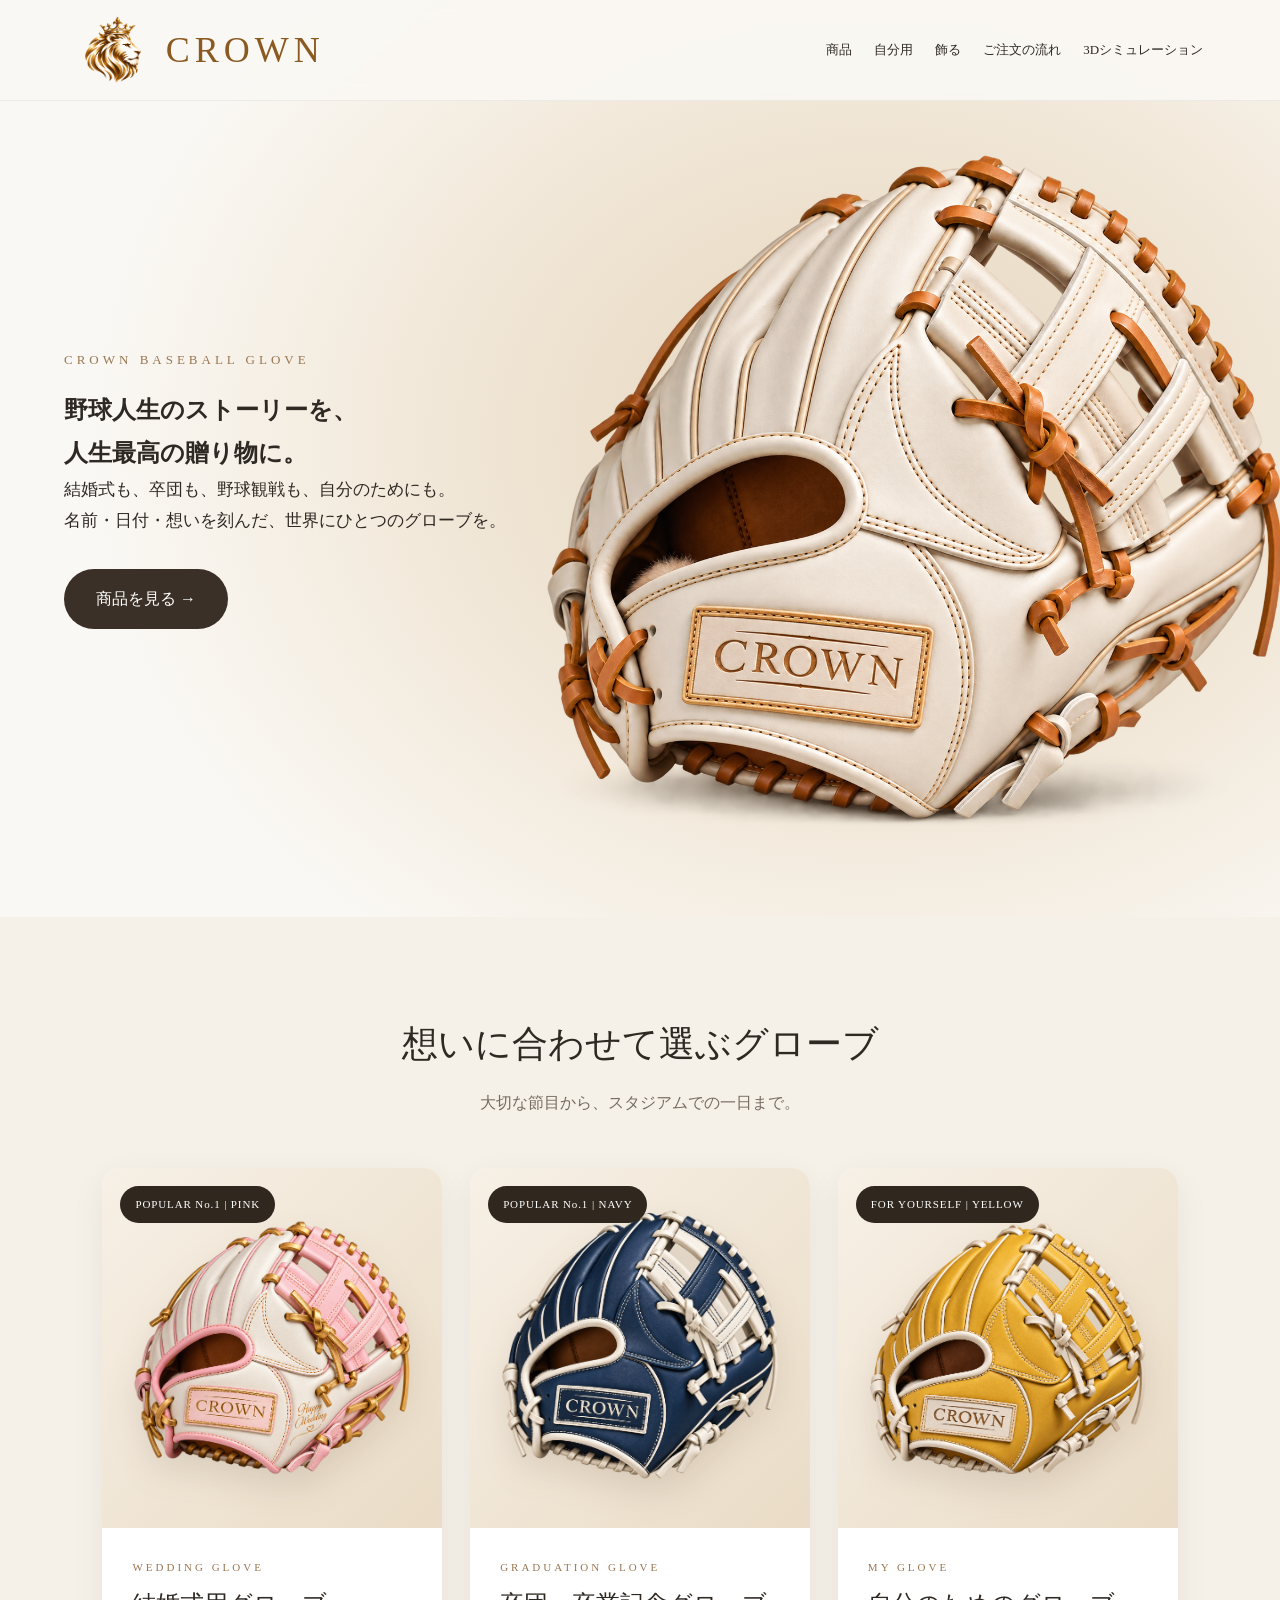
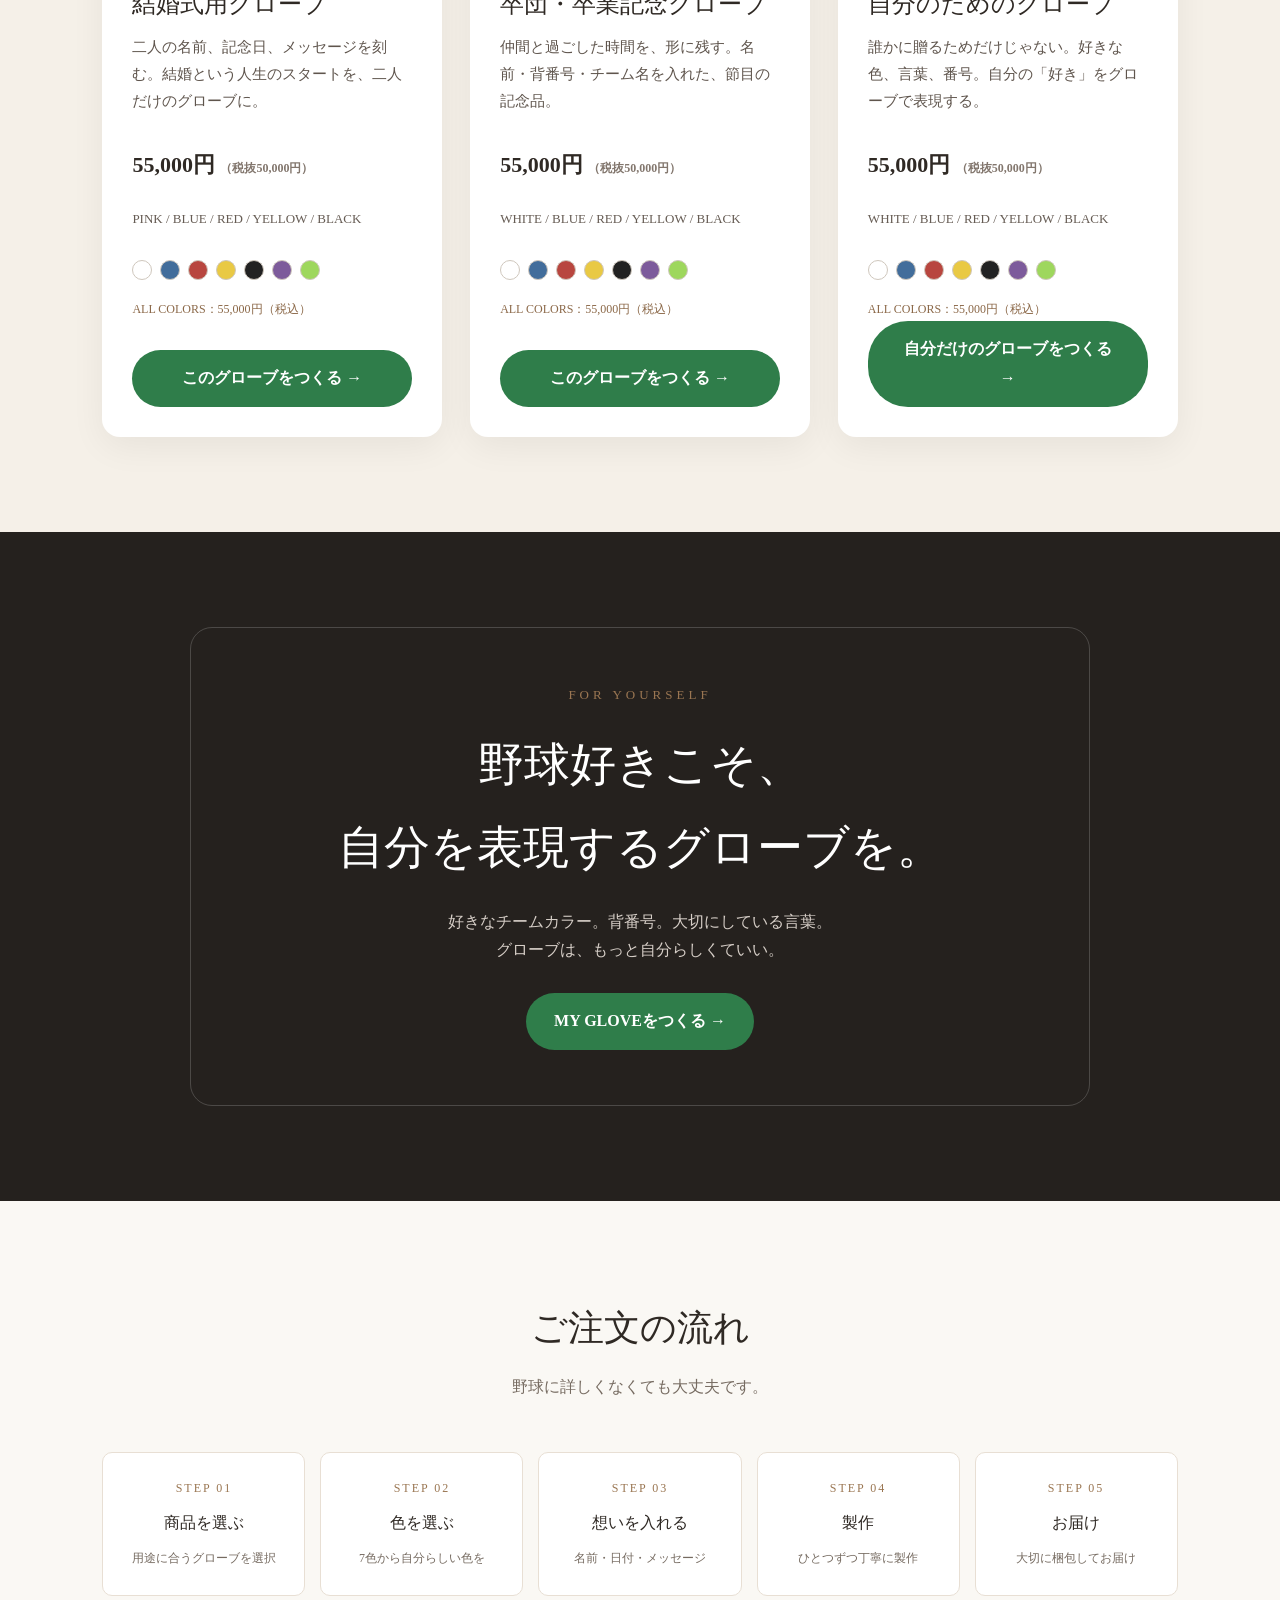
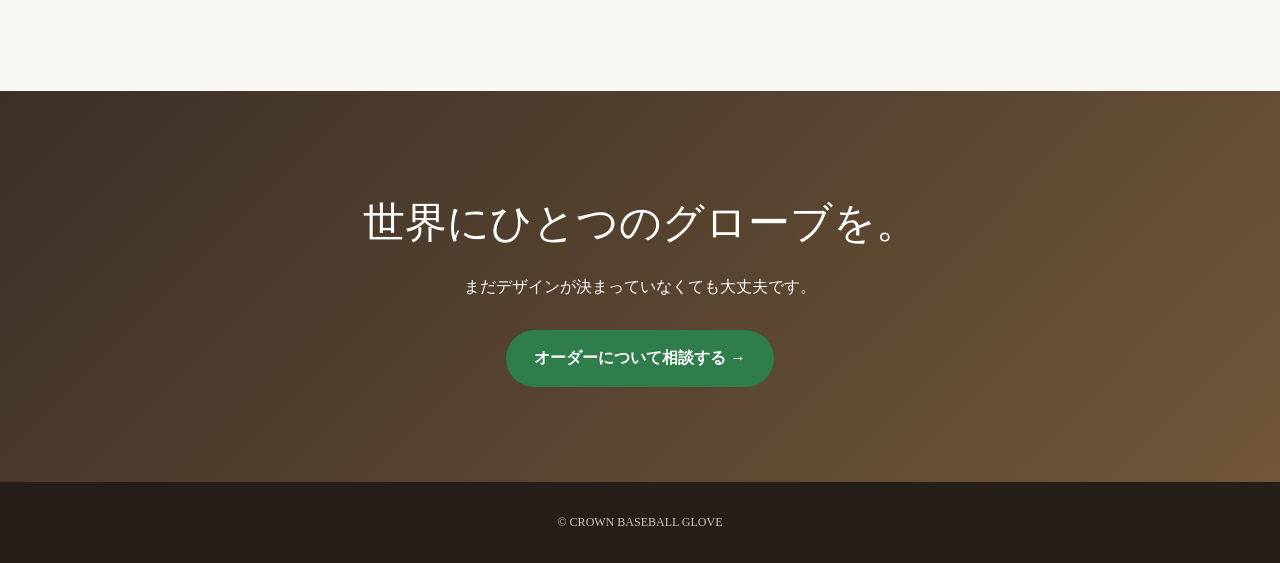
<file: index.html>
<!DOCTYPE html>
<html lang="ja">
<head>
  <meta charset="UTF-8">
  <meta name="viewport" content="width=device-width, initial-scale=1.0">
  <title>CROWN｜野球好きな誰かにとって、一生の思い出になる。</title>
  <meta name="description" content="結婚式、卒団、自分用、野球観戦。想いを世界にひとつのグローブにするCROWN。">

  <!-- Google Analytics 4
       下の G-XXXXXXXXXX を取得した測定IDに置き換えると、
       ページ閲覧・商品クリック・購入ボタンクリック等を計測できます。 -->
  <script async src="https://www.googletagmanager.com/gtag/js?id=G-XXXXXXXXXX"></script>
  <script>
    window.dataLayer = window.dataLayer || [];
    function gtag(){dataLayer.push(arguments);}
    gtag('js', new Date());
    gtag('config', 'G-XXXXXXXXXX');
  </script>

  <style>
    *{margin:0;padding:0;box-sizing:border-box}
    html{scroll-behavior:smooth}
    body{
      font-family:"Hiragino Mincho ProN","Yu Mincho",serif;
      color:#2f2924;background:#faf8f4;line-height:1.8;
    }
    a{text-decoration:none;color:inherit}
    header{
      position:fixed;top:0;width:100%;z-index:100;padding:16px 6%;
      display:flex;justify-content:space-between;align-items:center;
      background:rgba(250,248,244,.92);backdrop-filter:blur(10px);
      border-bottom:1px solid rgba(0,0,0,.05)
    }
  .logo{
  display:flex;
  align-items:center;
  gap:14px;
  text-decoration:none;
  flex-shrink:0;
}

/* ライオン */
.logo-lion{
  display:block;
  width:75px;
  height:68px;
  object-fit:contain;
}

/* CROWN */
.logo-name{
  font-family:Georgia,"Times New Roman",serif;
  font-size:36px;
  font-weight:400;
  letter-spacing:5px;
  line-height:1;
  color:#8a5a20;
}
    /* 商品カード画像：サイズを統一して枠の歪みを防ぐ */
    .product-visual{
      position:relative;
      height:360px;
      padding:32px;
      display:flex;
      align-items:center;
      justify-content:center;
      overflow:hidden;
      background:linear-gradient(135deg,#f7f0e6 0%,#eadcc6 100%);
    }
    .product-visual img{
      display:block;
      width:100%;
      height:100%;
      object-fit:contain;
      filter:drop-shadow(0 16px 16px rgba(70,45,25,.12));
    }
    .wedding-glove-img,.graduation-glove-img,.personal-glove-img{
      max-width:100%;
      max-height:100%;
    }
    .popular-badge{
      position:absolute;
      top:18px;
      left:18px;
      z-index:3;
      padding:9px 15px;
      border-radius:999px;
      background:#30271f;
      color:#fff;
      font-size:11px;
      letter-spacing:.08em;
    }
    nav{display:flex;gap:22px;align-items:center;font-size:13px}
    .header-btn{background:#3b3027;color:#fff;padding:10px 18px;border-radius:30px}
    .purchase-btn{
      display:inline-block;background:#2f7d4a;color:#fff;padding:14px 28px;
      border-radius:40px;font-weight:700;transition:.25s;border:none;cursor:pointer
    }
    .purchase-btn:hover{transform:translateY(-2px);filter:brightness(.94)}
    .main-btn{
      display:inline-block;background:#3b3027;color:#fff;padding:16px 32px;
      border-radius:40px;transition:.25s
    }
    .main-btn:hover{transform:translateY(-2px);opacity:.88}

    /* Opening */
    #opening{
      position:fixed;inset:0;z-index:9999;display:flex;align-items:center;justify-content:center;
      text-align:center;color:white;background:
      linear-gradient(rgba(25,20,16,.62),rgba(25,20,16,.62)),
      radial-gradient(circle at 50% 45%,#8d765f,#2c241e 70%);
      backdrop-filter:blur(12px);animation:openingOut 1s ease 2.6s forwards;
    }
    #opening::before{
      content:"";position:absolute;inset:-20px;
      background:radial-gradient(circle at center,rgba(255,255,255,.13),transparent 45%);
      filter:blur(18px)
    }
    .opening-copy{position:relative;padding:30px;animation:copyIn 1.2s ease both}
    .opening-logo{display:block;width:min(620px,82vw);max-height:62vh;object-fit:contain;margin:auto;filter:drop-shadow(0 14px 35px rgba(0,0,0,.18))}
    .opening-copy small{display:block;letter-spacing:5px;margin-bottom:20px;opacity:.78}
    .opening-copy h1{font-size:clamp(30px,5vw,62px);font-weight:400;line-height:1.55}
    @keyframes copyIn{from{opacity:0;transform:translateY(12px);filter:blur(8px)}to{opacity:1;transform:none;filter:blur(0)}}
    @keyframes openingOut{to{opacity:0;visibility:hidden;pointer-events:none}}

    .hero{
      min-height:100vh;
      padding:145px 5% 85px;
      display:flex;
      align-items:center;
      background:
        radial-gradient(ellipse 78% 88% at 68% 48%,
          rgba(224,204,174,.82) 0%,
          rgba(238,225,205,.68) 46%,
          rgba(250,248,244,0) 78%),
        #faf8f4;
    }
    .hero-inner{width:100%;max-width:1420px;margin:auto;display:grid;grid-template-columns:.9fr 1.1fr;gap:38px;align-items:center}
    .eyebrow{font-size:13px;letter-spacing:4px;color:#9a7652;margin-bottom:18px}
    .hero h1 span{
  display:block;
  white-space:nowrap;
}
    .hero-text p{font-size:17px;margin-bottom:32px}
    .glove-box{
  position:relative;
  display:flex;
  align-items:flex-end;
  justify-content:center;

  background:transparent;
  box-shadow:none;
  border-radius:0;
  overflow:visible;

  min-height:610px;
}

.hero-glove{
  position:relative;
  z-index:2;

  display:block;
  width:122%;
  max-width:830px;
  height:auto;

  object-fit:contain;

  filter:none;
}

.glove-box img{
  display:block;
  height:auto;
  object-fit:contain;
}

    section{padding:95px 8%}
    .container{max-width:1200px;margin:auto}
    .section-title{text-align:center;font-size:36px;font-weight:400;margin-bottom:12px}
    .section-lead{text-align:center;color:#766b61;margin-bottom:50px}
    .products{background:#f5f0e8}
    .product-grid{display:grid;grid-template-columns:repeat(3,minmax(0,1fr));gap:28px;align-items:stretch}
    .product-card{
      position:relative;background:#fff;border-radius:18px;overflow:hidden;
      box-shadow:0 10px 35px rgba(0,0,0,.06);display:flex;flex-direction:column;min-width:0
    }
    .product-image{
      height:245px;display:flex;justify-content:center;align-items:center;font-size:105px;
      background:linear-gradient(135deg,#eee5d7,#d8c4a7)
    }
    .product-content{padding:30px;display:flex;flex-direction:column;flex:1}
    .product-label{font-size:11px;letter-spacing:3px;color:#9a7652;margin-bottom:6px}
    .product-content h3{font-size:24px;font-weight:400;margin-bottom:8px}
    .product-copy{font-size:15px;color:#5f554d;margin-bottom:18px}
    .price{font-size:22px;font-weight:700;margin:12px 0 4px}
    .tax{font-size:12px;color:#82766d}
    .colors{margin:18px 0;font-size:13px;color:#665c54}
    .premium{font-size:12px;color:#8b6848;margin-top:7px}
    .popular{
      position:absolute;top:16px;left:16px;z-index:2;background:#2f2924;color:white;
      padding:7px 12px;border-radius:30px;font-size:11px;letter-spacing:1px
    }
    .color-dots{display:flex;gap:8px;margin:12px 0}
    .dot{width:20px;height:20px;border-radius:50%;border:1px solid #cfc7bd}
    .white{background:#fff}.blue{background:#426d9b}.red{background:#b8463f}
    .yellow{background:#e9c944}.black{background:#222}.purple{background:#7d5b9b}.lime{background:#9ed75d}
    .self-section{background:#25211e;color:#fff}
    .self-section .section-lead{color:#d6cec7}
    .self-card{max-width:900px;margin:auto;text-align:center;padding:55px 35px;border:1px solid rgba(255,255,255,.18);border-radius:22px}
    .self-card h3{font-size:clamp(28px,4vw,46px);font-weight:400;margin-bottom:18px}
    .self-card p{color:#d6cec7;margin-bottom:28px}
    .interior{background:#fff}
    .interior-head{text-align:center;max-width:800px;margin:0 auto 45px}
    .interior-head .question{font-size:18px;color:#9a7652;margin-bottom:10px}
    .interior-head h2{font-size:clamp(30px,5vw,48px);font-weight:400}
    .interior-grid{display:grid;grid-template-columns:repeat(3,1fr);gap:22px}
    .interior-card{background:#faf8f4;padding:34px 25px;border-radius:16px;text-align:center}
    .interior-icon{font-size:55px;margin-bottom:15px}
    .interior-card h3{font-weight:500;margin-bottom:8px}
    .interior-card p{font-size:13px;color:#766b61}
    .flow{background:#faf8f4}
    .flow-grid{display:grid;grid-template-columns:repeat(5,1fr);gap:15px}
    .flow-card{text-align:center;padding:25px 15px;border:1px solid #e8dfd4;border-radius:10px;background:#fff}
    .step{font-size:12px;color:#9a7652;letter-spacing:2px}
    .flow-card h3{font-size:16px;margin:10px 0;font-weight:500}
    .flow-card p{font-size:12px;color:#766b61}
    .cta{background:linear-gradient(135deg,#3b3027,#715638);color:#fff;text-align:center}
    .cta .section-title{font-size:42px}.cta p{margin-bottom:28px}
    footer{background:#251e19;color:#cfc6bd;text-align:center;padding:30px;font-size:12px}

    .product-copy{min-height:72px}
    .product-content .purchase-btn{
      margin-top:auto;
      width:100%;
      text-align:center;
      box-sizing:border-box;
    }
    .product-content br{display:none}

    @media(max-width:1100px) and (min-width:851px){
      .product-grid{grid-template-columns:repeat(2,minmax(0,1fr))}
    }

    @media(max-width:850px){
      nav a:not(.header-btn){display:none}
     .logo-lion{
  width:52px;
  height:48px;
}

.logo-name{
  font-size:24px;
  letter-spacing:3px;
}
      .hero{padding:120px 7% 60px}
      .hero-inner{grid-template-columns:1fr;gap:20px}
      .hero-text{text-align:center}.glove-box{min-height:390px}.hero-glove{width:108%;max-width:620px}
      section{padding:70px 6%}.section-title{font-size:28px}
      .product-grid,.interior-grid,.flow-grid{grid-template-columns:1fr}
      .product-visual{height:330px;padding:24px}
      .product-image{height:210px}
    }
  </style>
</head>
<body>
  <div id="opening" aria-hidden="true">
    <div class="opening-copy">
      <small>CROWN</small>
      <h1>野球好きな誰かにとって、<br>一生の思い出になる。</h1>
    </div>
  </div>

 <header>
  <a href="./index.html" class="logo" aria-label="CROWN トップへ">
   <img src="./crown-lion.png" alt="" class="logo-lion">
    <span class="logo-name">CROWN</span>
  </a>

  <nav>
    <a href="#products">商品</a>
    <a href="#personal">自分用</a>
    <a href="#display">飾る</a>
    <a href="#flow">ご注文の流れ</a>
    <a href="./custom/" class="sim-btn">3Dシミュレーション</a>
  </nav>
</header>

  <main>
    <section class="hero">
      <div class="hero-inner">
        <div class="hero-text">
          <div class="eyebrow">CROWN BASEBALL GLOVE</div>
          <h1>野球人生のストーリーを、<br>
            人生最高の贈り物に。
          </h1>
          <p>結婚式も、卒団も、野球観戦も、自分のためにも。<br>
          名前・日付・想いを刻んだ、世界にひとつのグローブを。</p>
          <a href="#products" class="main-btn" onclick="track('hero_products')">商品を見る →</a>
        </div>
        <div class="glove-box">
  <img
    src="./crown-glove-transparent.png"
    alt="CROWN オリジナルグローブ"
    class="hero-glove"
  >
</div>
      </div>
    </section>

    <section class="products" id="products">
      <div class="container">
        <h2 class="section-title">想いに合わせて選ぶグローブ</h2>
        <p class="section-lead">大切な節目から、スタジアムでの一日まで。</p>
        <div class="product-grid">

          <article class="product-card">
            <div class="product-visual wedding-visual">
  <span class="popular-badge">POPULAR No.1 | PINK</span>

  <img
    src="./crown-wedding-glove.png"
    alt="CROWN 結婚式用グローブ"
    class="wedding-glove-img"
  >
</div>
            <div class="product-content">
              <div class="product-label">WEDDING GLOVE</div>
              <h3>結婚式用グローブ</h3>
              <p class="product-copy">二人の名前、記念日、メッセージを刻む。結婚という人生のスタートを、二人だけのグローブに。</p>
              <div class="price">55,000円 <span class="tax">（税抜50,000円）</span></div>
              <div class="colors">PINK / BLUE / RED / YELLOW / BLACK</div>
              <div class="color-dots"><i class="dot white"></i><i class="dot blue"></i><i class="dot red"></i><i class="dot yellow"></i><i class="dot black"></i><i class="dot purple"></i><i class="dot lime"></i></div>
              <div class="premium">ALL COLORS：55,000円（税込）</div>
              <br><a href="./custom/" class="purchase-btn" onclick="track('buy_wedding')">このグローブをつくる →</a>
            </div>
          </article>

          <article class="product-card">
            <div class="product-visual graduation-visual">
              <span class="popular-badge">POPULAR No.1 | NAVY</span>
              <img src="./crown-graduation-glove.png"
                   alt="CROWN 卒団・卒業記念グローブ"
                   class="graduation-glove-img">
            </div>
            <div class="product-content">
              <div class="product-label">GRADUATION GLOVE</div>
              <h3>卒団・卒業記念グローブ</h3>
              <p class="product-copy">仲間と過ごした時間を、形に残す。名前・背番号・チーム名を入れた、節目の記念品。</p>
              <div class="price">55,000円 <span class="tax">（税抜50,000円）</span></div>
              <div class="colors">WHITE / BLUE / RED / YELLOW / BLACK</div>
              <div class="color-dots"><i class="dot white"></i><i class="dot blue"></i><i class="dot red"></i><i class="dot yellow"></i><i class="dot black"></i><i class="dot purple"></i><i class="dot lime"></i></div>
              <div class="premium">ALL COLORS：55,000円（税込）</div>
              <br><a href="./custom/" class="purchase-btn" onclick="track('buy_graduation')">このグローブをつくる →</a>
            </div>
          </article>



          <article class="product-card" id="myglove">
            <div class="product-visual personal-visual">
              <span class="popular-badge">FOR YOURSELF | YELLOW</span>
              <img src="./crown-personal-glove.png"
                   alt="CROWN 自分のためのグローブ"
                   class="personal-glove-img">
            </div>
            <div class="product-content">
              <div class="product-label">MY GLOVE</div>
              <h3>自分のためのグローブ</h3>
              <p class="product-copy">誰かに贈るためだけじゃない。好きな色、言葉、番号。自分の「好き」をグローブで表現する。</p>
              <div class="price">55,000円 <span class="tax">（税抜50,000円）</span></div>
              <div class="colors">WHITE / BLUE / RED / YELLOW / BLACK</div>
              <div class="color-dots"><i class="dot white"></i><i class="dot blue"></i><i class="dot red"></i><i class="dot yellow"></i><i class="dot black"></i><i class="dot purple"></i><i class="dot lime"></i></div>
              <div class="premium">ALL COLORS：55,000円（税込）</div>
              <br><a href="./custom/" class="purchase-btn" onclick="track('buy_myglove')">自分だけのグローブをつくる →</a>
            </div>
          </article>

        </div>
      </div>
    </section>

    <section class="self-section">
      <div class="container">
        <div class="self-card">
          <div class="eyebrow">FOR YOURSELF</div>
          <h3>野球好きこそ、<br>自分を表現するグローブを。</h3>
          <p>好きなチームカラー。背番号。大切にしている言葉。<br>グローブは、もっと自分らしくていい。</p>
          <a href="./custom/" class="purchase-btn" onclick="track('myglove_cta')">MY GLOVEをつくる →</a>
        </div>
      </div>
    </section>

    <section class="flow" id="flow">
      <div class="container">
        <h2 class="section-title">ご注文の流れ</h2>
        <p class="section-lead">野球に詳しくなくても大丈夫です。</p>
        <div class="flow-grid">
          <div class="flow-card"><div class="step">STEP 01</div><h3>商品を選ぶ</h3><p>用途に合うグローブを選択</p></div>
          <div class="flow-card"><div class="step">STEP 02</div><h3>色を選ぶ</h3><p>7色から自分らしい色を</p></div>
          <div class="flow-card"><div class="step">STEP 03</div><h3>想いを入れる</h3><p>名前・日付・メッセージ</p></div>
          <div class="flow-card"><div class="step">STEP 04</div><h3>製作</h3><p>ひとつずつ丁寧に製作</p></div>
          <div class="flow-card"><div class="step">STEP 05</div><h3>お届け</h3><p>大切に梱包してお届け</p></div>
        </div>
      </div>
    </section>

    <section class="cta">
      <div class="container">
        <h2 class="section-title">世界にひとつのグローブを。</h2>
        <p>まだデザインが決まっていなくても大丈夫です。</p>
        <a href="/glove-lp/contact.html" class="purchase-btn" onclick="track('bottom_contact')">オーダーについて相談する →</a>
      </div>
    </section>
  </main>

  <footer>© CROWN BASEBALL GLOVE</footer>

  <script>
    // GA4 カスタムイベント。測定ID設定後に商品別クリックを確認できます。
    function track(eventName){
      if(typeof gtag === 'function'){
        gtag('event', eventName, {
          page_path: location.pathname,
          page_title: document.title
        });
      }
    }
    // どのセクションまで見られたかを計測
    const seen = new Set();
    const observer = new IntersectionObserver(entries => {
      entries.forEach(entry => {
        if(entry.isIntersecting && entry.target.id && !seen.has(entry.target.id)){
          seen.add(entry.target.id);
          track('view_section_' + entry.target.id);
        }
      });
    }, {threshold:.35});
    document.querySelectorAll('section[id]').forEach(el => observer.observe(el));
  </script>
</body>
</html>
</file>
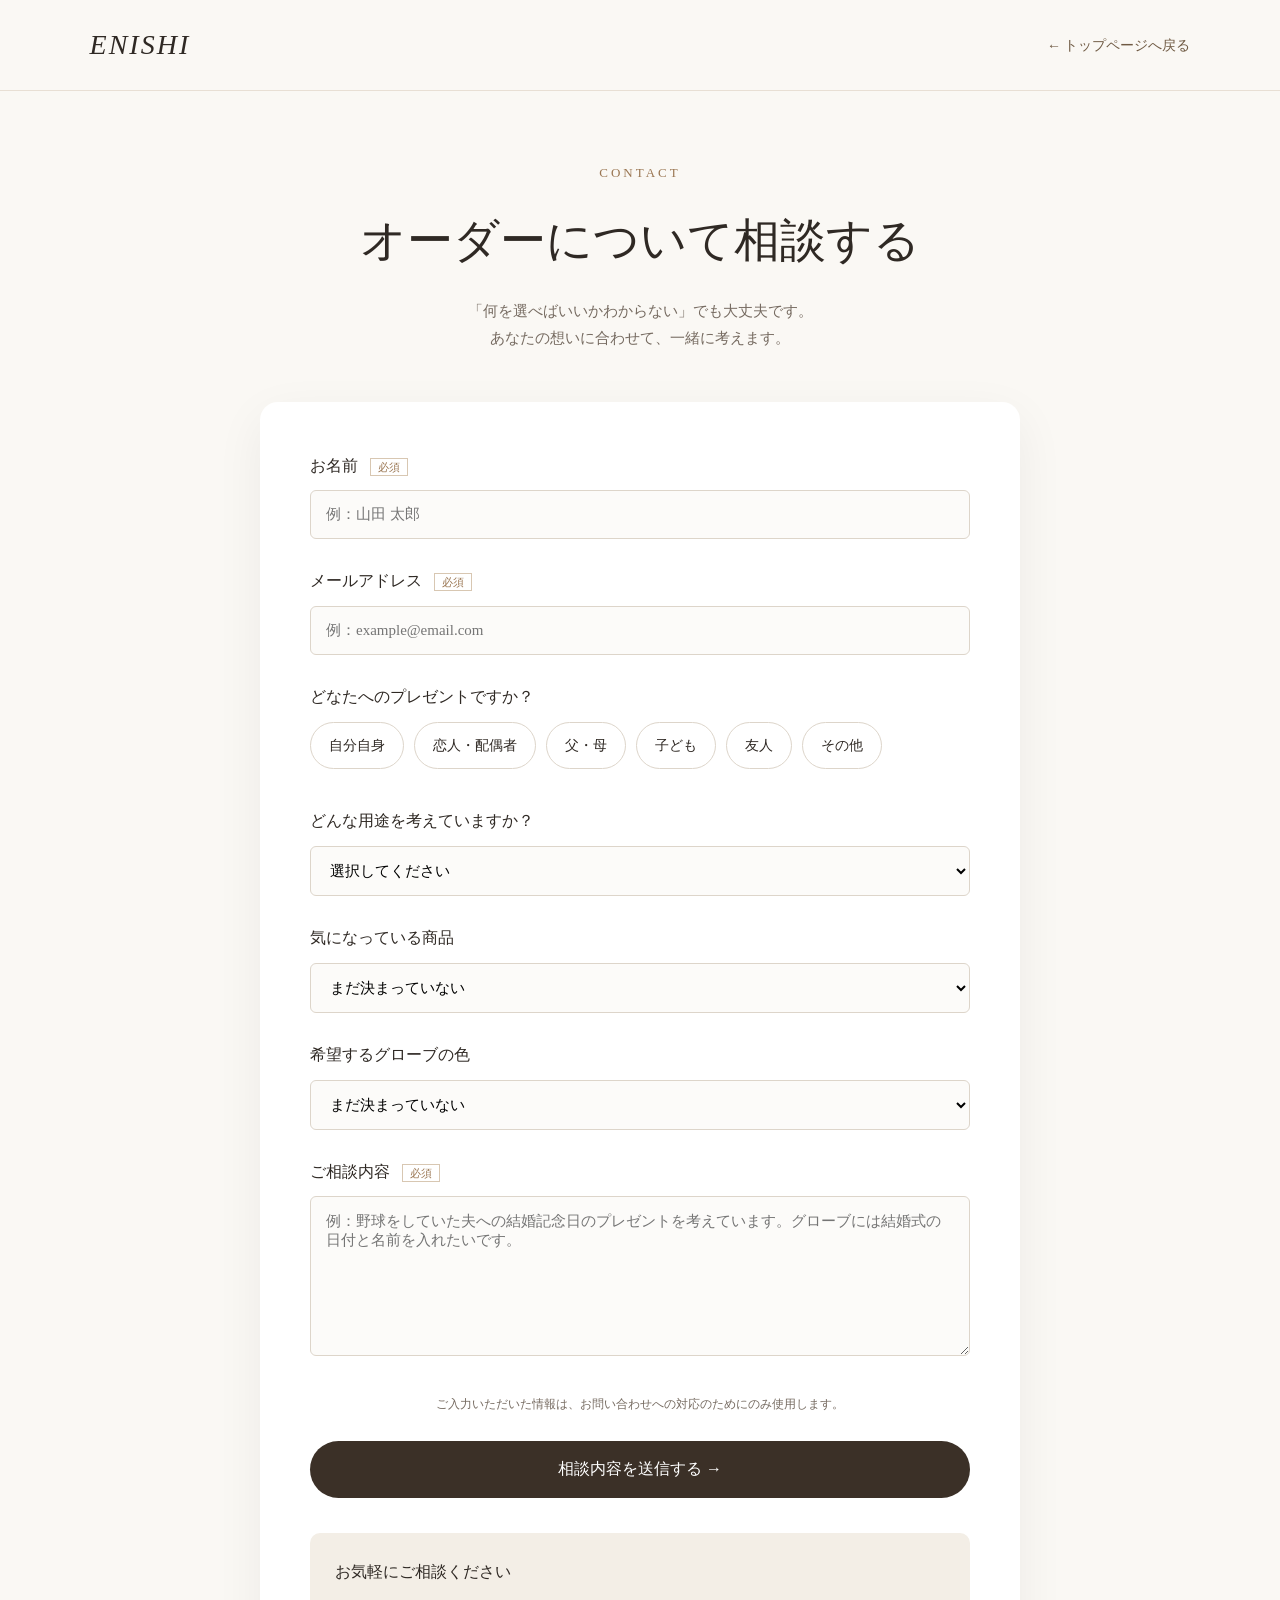
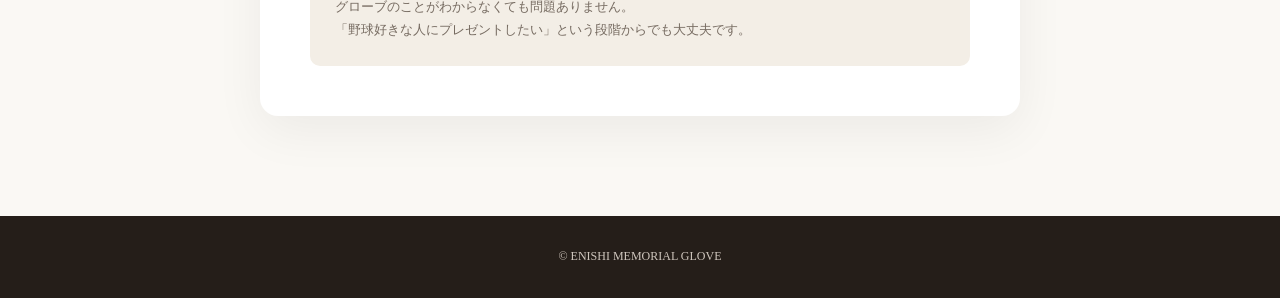
<file: contact.html>
<!DOCTYPE html>
<html lang="ja">
<head>
  <meta charset="UTF-8">
  <meta name="viewport" content="width=device-width, initial-scale=1.0">

  <title>オーダーについて相談する｜ENISHI</title>

  <style>
    * {
      margin: 0;
      padding: 0;
      box-sizing: border-box;
    }

    body {
      font-family: "Hiragino Mincho ProN", "Yu Mincho", serif;
      color: #2f2924;
      background: #faf8f4;
      line-height: 1.8;
    }

    a {
      text-decoration: none;
      color: inherit;
    }

    /* ヘッダー */
    header {
      padding: 20px 7%;
      display: flex;
      justify-content: space-between;
      align-items: center;
      background: #faf8f4;
      border-bottom: 1px solid #e8dfd4;
    }

    .logo {
      font-size: 28px;
      font-style: italic;
      letter-spacing: 2px;
    }

    .back-btn {
      font-size: 14px;
      color: #6f5a43;
    }

    /* メイン */
    main {
      padding: 70px 20px 100px;
    }

    .container {
      max-width: 760px;
      margin: 0 auto;
    }

    .page-title {
      text-align: center;
      margin-bottom: 50px;
    }

    .eyebrow {
      color: #9a7652;
      font-size: 13px;
      letter-spacing: 3px;
      margin-bottom: 15px;
    }

    h1 {
      font-size: clamp(30px, 5vw, 46px);
      font-weight: 400;
      margin-bottom: 15px;
    }

    .lead {
      color: #766b61;
      font-size: 15px;
    }

    /* フォーム */
    .form-box {
      background: white;
      padding: 50px;
      border-radius: 18px;
      box-shadow: 0 15px 50px rgba(0,0,0,0.06);
    }

    .form-group {
      margin-bottom: 28px;
    }

    label {
      display: block;
      font-size: 16px;
      margin-bottom: 10px;
    }

    .required {
      font-size: 11px;
      color: #9a7652;
      border: 1px solid #d8c7b2;
      padding: 2px 7px;
      margin-left: 8px;
    }

    input,
    select,
    textarea {
      width: 100%;
      border: 1px solid #ddd5ca;
      background: #fcfbf9;
      padding: 15px;
      border-radius: 6px;
      font-size: 15px;
      font-family: inherit;
    }

    input:focus,
    select:focus,
    textarea:focus {
      outline: none;
      border-color: #9a7652;
    }

    textarea {
      min-height: 160px;
      resize: vertical;
    }

    .radio-group {
      display: flex;
      flex-wrap: wrap;
      gap: 10px;
    }

    .radio-option {
      position: relative;
    }

    .radio-option input {
      position: absolute;
      opacity: 0;
    }

    .radio-option span {
      display: block;
      padding: 10px 18px;
      border: 1px solid #ddd5ca;
      border-radius: 30px;
      cursor: pointer;
      font-size: 14px;
    }

    .radio-option input:checked + span {
      background: #3b3027;
      color: white;
      border-color: #3b3027;
    }

    .privacy {
      font-size: 12px;
      color: #766b61;
      margin: 10px 0 25px;
      text-align: center;
    }

    button {
      width: 100%;
      border: none;
      background: #3b3027;
      color: white;
      padding: 18px;
      border-radius: 40px;
      font-size: 16px;
      font-family: inherit;
      cursor: pointer;
      transition: 0.3s;
    }

    button:hover {
      opacity: 0.85;
      transform: translateY(-2px);
    }

    .notice {
      margin-top: 35px;
      background: #f3eee6;
      padding: 25px;
      border-radius: 10px;
      font-size: 13px;
      color: #766b61;
    }

    .notice h2 {
      font-size: 16px;
      color: #2f2924;
      margin-bottom: 8px;
      font-weight: 500;
    }

    footer {
      text-align: center;
      padding: 30px;
      background: #251e19;
      color: #cfc6bd;
      font-size: 12px;
    }

    @media (max-width: 600px) {
      header {
        padding: 16px 20px;
      }

      .logo {
        font-size: 23px;
      }

      main {
        padding: 50px 15px 70px;
      }

      .form-box {
        padding: 30px 20px;
      }

      .radio-group {
        display: grid;
        grid-template-columns: 1fr 1fr;
      }

      .radio-option span {
        text-align: center;
        padding: 10px 8px;
      }
    }
  </style>
</head>

<body>

  <header>
    <a href="index.html" class="logo">ENISHI</a>

    <a href="index.html" class="back-btn">
      ← トップページへ戻る
    </a>
  </header>

  <main>

    <div class="container">

      <div class="page-title">
        <div class="eyebrow">CONTACT</div>

        <h1>オーダーについて相談する</h1>

        <p class="lead">
          「何を選べばいいかわからない」でも大丈夫です。<br>
          あなたの想いに合わせて、一緒に考えます。
        </p>
      </div>

      <div class="form-box">

       <form  id="contact-form">
 
  <!-- この下に現在のフォーム項目が続く -->

          <div class="form-group">
            <label>
              お名前
              <span class="required">必須</span>
            </label>

            <input
              type="text"
              name="name"
              placeholder="例：山田 太郎"
              required
            >
          </div>

          <div class="form-group">
            <label>
              メールアドレス
              <span class="required">必須</span>
            </label>

            <input
              type="email"
              name="email"
              placeholder="例：example@email.com"
              required
            >
          </div>

          <div class="form-group">
            <label>どなたへのプレゼントですか？</label>

            <div class="radio-group">

              <label class="radio-option">
                <input type="radio" name="recipient" value="自分">
                <span>自分自身</span>
              </label>

              <label class="radio-option">
                <input type="radio" name="recipient" value="恋人・配偶者">
                <span>恋人・配偶者</span>
              </label>

              <label class="radio-option">
                <input type="radio" name="recipient" value="父・母">
                <span>父・母</span>
              </label>

              <label class="radio-option">
                <input type="radio" name="recipient" value="子ども">
                <span>子ども</span>
              </label>

              <label class="radio-option">
                <input type="radio" name="recipient" value="友人">
                <span>友人</span>
              </label>

              <label class="radio-option">
                <input type="radio" name="recipient" value="その他">
                <span>その他</span>
              </label>

            </div>
          </div>

          <div class="form-group">
            <label>どんな用途を考えていますか？</label>

            <select name="occasion">
              <option value="">選択してください</option>
              <option>結婚・結婚式の記念</option>
              <option>誕生日プレゼント</option>
              <option>父の日・母の日</option>
              <option>卒業・引退記念</option>
              <option>親から子へ</option>
              <option>ホームランキャッチ用</option>
              <option>自分へ贈る用</option>
              <option>その他</option>
            </select>
          </div>

          <div class="form-group">
            <label>気になっている商品</label>

            <select name="product">
              <option value="">まだ決まっていない</option>
              <option>結婚式用グローブ</option>
              <option>自分用グローブ</option>
              <option>卒団・卒業記念グローブ</option>
              <option>ホームランキャッチグローブ</option>
              <option>インテリア用品</option>
              <option>相談して決めたい</option>
            </select>
          </div>

          <div class="form-group">
            <label>希望するグローブの色</label>

            <select name="color">
              <option value="">まだ決まっていない</option>
              <option>ホワイト</option>
              <option>ブルー</option>
              <option>レッド</option>
              <option>イエロー</option>
              <option>ブラック</option>
              <option>パープル</option>
              <option>ライムグリーン</option>
            </select>
          </div>

          <div class="form-group">
            <label>
              ご相談内容
              <span class="required">必須</span>
            </label>

            <textarea
              name="message"
              placeholder="例：野球をしていた夫への結婚記念日のプレゼントを考えています。グローブには結婚式の日付と名前を入れたいです。"
              required
            ></textarea>
          </div>

          <p class="privacy">
            ご入力いただいた情報は、お問い合わせへの対応のためにのみ使用します。
          </p>

          <button type="submit">
            相談内容を送信する →
          </button>

        </form>
<iframe
  name="gas-hidden-frame"
  style="display:none;"
></iframe>

<form
  id="gas-form"
  action="https://script.google.com/macros/s/AKfycbw7DGPpEdYRcUyalJ1ir4NXaub6hh7nLnxg7dwk3bXXlwNdjkGRlWo78mOfBEaeNX62wA/exec"
  method="POST"
  target="gas-hidden-frame"
  style="display:none;"
>
  <input type="hidden" name="name" id="gas-name">
  <input type="hidden" name="email" id="gas-email">
  <input type="hidden" name="recipient" id="gas-recipient">
  <input type="hidden" name="occasion" id="gas-occasion">
  <input type="hidden" name="product" id="gas-product">
  <input type="hidden" name="color" id="gas-color">
  <input type="hidden" name="message" id="gas-message">
</form>

        
        <div class="notice">
          <h2>お気軽にご相談ください</h2>
          グローブのことがわからなくても問題ありません。<br>
          「野球好きな人にプレゼントしたい」という段階からでも大丈夫です。
        </div>

      </div>

    </div>

  </main>

    <footer>
    © ENISHI MEMORIAL GLOVE
  </footer>

<script>
  const form = document.getElementById("contact-form");


  // トップページの商品ボタンから遷移した場合、商品を自動選択
  const params = new URLSearchParams(window.location.search);
  const productParam = params.get("product");
  const productMap = {
    wedding: "結婚式用グローブ",
    myglove: "自分用グローブ",
    graduation: "卒団・卒業記念グローブ",
    homerun: "ホームランキャッチグローブ"
  };
  if (productParam && productMap[productParam]) {
    const productSelect = form.querySelector('select[name="product"]');
    if (productSelect) productSelect.value = productMap[productParam];
  }

  form.addEventListener("submit", async function(event) {
    event.preventDefault();

    const button = form.querySelector('button[type="submit"]');
    const originalText = button.textContent;

    button.disabled = true;
    button.textContent = "送信中...";

    const formData = new FormData(form);

    try {
      // ① Formspree → 運営側へ通知
      const formspreeResponse = await fetch(
        "https://formspree.io/f/xeajnyja",
        {
          method: "POST",
          body: formData,
          headers: {
            "Accept": "application/json"
          }
        }
      );

      if (!formspreeResponse.ok) {
        throw new Error("Formspree送信エラー");
      }

      // ② GAS用フォームに値を移す
      document.getElementById("gas-name").value =
        formData.get("name") || "";

      document.getElementById("gas-email").value =
        formData.get("email") || "";

      document.getElementById("gas-recipient").value =
        formData.get("recipient") || "";

      document.getElementById("gas-occasion").value =
        formData.get("occasion") || "";

      document.getElementById("gas-product").value =
        formData.get("product") || "";

      document.getElementById("gas-color").value =
        formData.get("color") || "";

      document.getElementById("gas-message").value =
        formData.get("message") || "";

      // ③ GASへ送信
      document.getElementById("gas-form").submit();

      // ④ 少し待ってからありがとうページへ
      setTimeout(function() {
        window.location.href =
          "https://glove-lp.github.io/glove-lp/thanks.html";
      }, 2000);

    } catch (error) {
      console.error(error);

      button.disabled = false;
      button.textContent = originalText;

      alert(
        "送信できませんでした。時間をおいてもう一度お試しください。"
      );
    }
  });
</script>

</body>
</html>
</file>
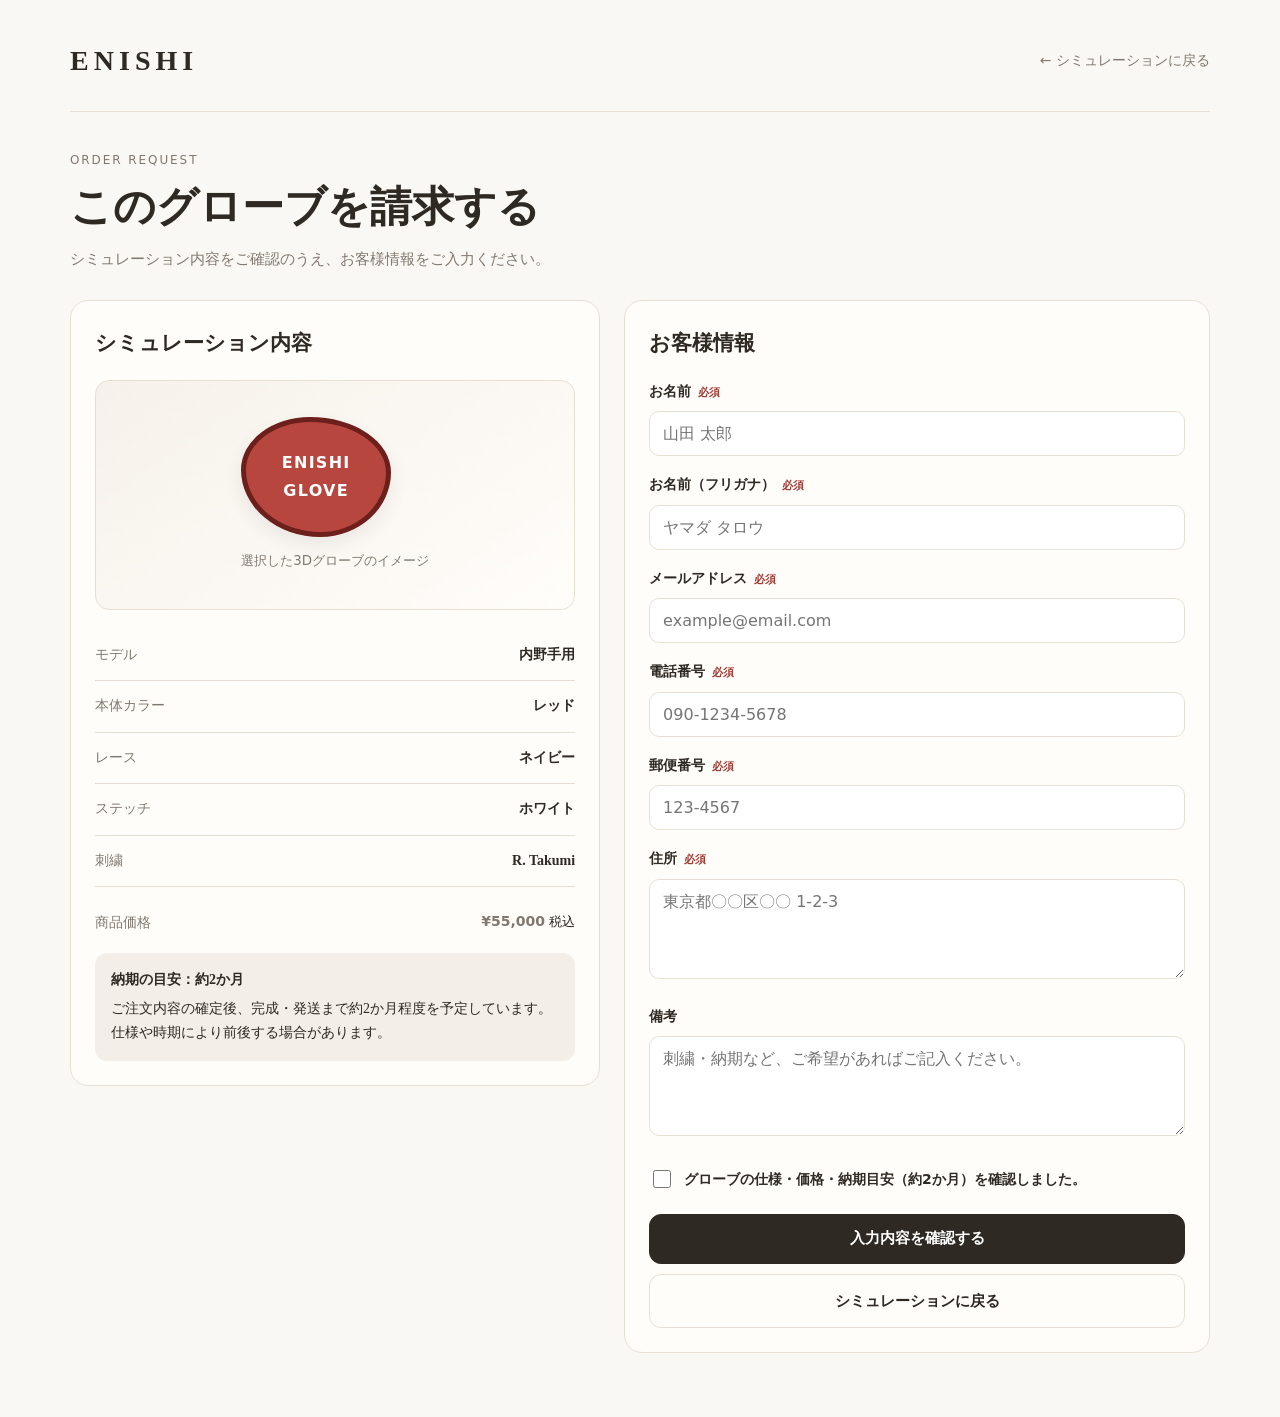
<file: order.html>
<!DOCTYPE html>
<html lang="ja">
<head>
  <meta charset="UTF-8">
  <meta name="viewport" content="width=device-width, initial-scale=1.0">
  <title>ご注文内容の入力｜ENISHI</title>
  <meta name="description" content="ENISHI オーダーグローブのご注文内容・お客様情報入力ページ">
  <style>
    :root{--bg:#faf8f4;--card:#fffdfa;--text:#2f2924;--muted:#81786f;--line:#e8dfd4;--accent:#2f2924;--soft:#f3eee7;--danger:#9f3a32}
    *{box-sizing:border-box}
    body{margin:0;background:var(--bg);color:var(--text);font-family:"Yu Mincho","Hiragino Mincho ProN","Noto Serif JP",serif;line-height:1.75}
    a{color:inherit}.wrap{max-width:1180px;margin:0 auto;padding:28px 20px 64px}
    header{display:flex;align-items:center;justify-content:space-between;gap:20px;padding:8px 0 26px;border-bottom:1px solid var(--line)}
    .brand{font-size:28px;letter-spacing:.18em;font-weight:700;text-decoration:none}
    .back{font-family:system-ui,-apple-system,"Segoe UI",sans-serif;font-size:14px;color:var(--muted);text-decoration:none}
    .hero{padding:38px 0 28px}.eyebrow{margin:0 0 8px;font-family:system-ui,-apple-system,"Segoe UI",sans-serif;font-size:12px;letter-spacing:.16em;color:var(--muted)}
    h1{font-size:clamp(28px,4vw,42px);margin:0 0 10px;line-height:1.35}.lead{margin:0;color:var(--muted);font-size:15px}
    .grid{display:grid;grid-template-columns:minmax(0,.95fr) minmax(0,1.05fr);gap:24px;align-items:start}
    .card{background:var(--card);border:1px solid var(--line);border-radius:18px;padding:24px}.card h2{font-size:21px;margin:0 0 18px}
    .preview{min-height:230px;border:1px solid var(--line);border-radius:14px;background:linear-gradient(145deg,#f6f1ea,#fffdfa);display:flex;align-items:center;justify-content:center;margin-bottom:20px;text-align:center;padding:18px}
    .glove-mark{width:150px;height:120px;border:5px solid #6d1f1c;background:#b7473e;border-radius:46% 54% 47% 53% / 44% 46% 54% 56%;display:flex;align-items:center;justify-content:center;color:#fff;font-family:system-ui,-apple-system,"Segoe UI",sans-serif;font-weight:700;letter-spacing:.08em;box-shadow:0 8px 18px rgba(47,41,36,.08)}
    .preview small{display:block;margin-top:12px;color:var(--muted);font-family:system-ui,-apple-system,"Segoe UI",sans-serif}
    .summary{margin:0}.summary-row{display:flex;justify-content:space-between;gap:20px;padding:13px 0;border-bottom:1px solid var(--line);font-size:14px}
    .summary-row dt{color:var(--muted)}.summary-row dd{margin:0;font-weight:600;text-align:right}
    .price-row{display:flex;justify-content:space-between;align-items:flex-end;gap:16px;padding-top:20px}.price-row span{color:var(--muted);font-size:14px}
    .price{font-family:system-ui,-apple-system,"Segoe UI",sans-serif;font-size:28px;font-weight:700}
    .delivery{margin-top:18px;padding:15px 16px;border-radius:12px;background:var(--soft);font-size:14px}.delivery strong{display:block;margin-bottom:4px}
    .field{margin-bottom:17px}label{display:block;font-size:14px;font-weight:600;margin-bottom:7px}
    .required{font-family:system-ui,-apple-system,"Segoe UI",sans-serif;font-size:11px;margin-left:7px;color:var(--danger)}
    input,textarea{width:100%;border:1px solid var(--line);border-radius:10px;background:#fff;color:var(--text);padding:12px 13px;font-size:16px;outline:none;font-family:system-ui,-apple-system,"Segoe UI",sans-serif}
    input:focus,textarea:focus{border-color:#9c8d7e;box-shadow:0 0 0 3px rgba(156,141,126,.12)}textarea{min-height:100px;resize:vertical}
    .help{font-size:12px;color:var(--muted);margin-top:6px}
    .check{display:flex;gap:10px;align-items:flex-start;margin:22px 0;font-family:system-ui,-apple-system,"Segoe UI",sans-serif;font-size:14px}
    .check input{width:18px;height:18px;margin-top:3px}.actions{display:grid;gap:10px}
    button,.secondary{min-height:50px;border-radius:12px;padding:13px 18px;font-size:15px;font-weight:700;text-decoration:none;text-align:center;cursor:pointer;font-family:system-ui,-apple-system,"Segoe UI",sans-serif}
    button{border:1px solid var(--accent);background:var(--accent);color:#fff}.secondary{border:1px solid var(--line);background:transparent;color:var(--text)}
    .note{margin-top:12px;color:var(--muted);font-size:12px;font-family:system-ui,-apple-system,"Segoe UI",sans-serif}
    @media(max-width:820px){.wrap{padding:20px 15px 48px}header{padding-bottom:18px}.brand{font-size:24px}.hero{padding:28px 0 20px}.grid{grid-template-columns:1fr}.card{padding:18px}.preview{min-height:190px}}
  </style>
</head>
<body>
  <div class="wrap">
    <header>
      <a class="brand" href="./index.html">ENISHI</a>
      <a class="back" href="./custom/">← シミュレーションに戻る</a>
    </header>

    <section class="hero">
      <p class="eyebrow">ORDER REQUEST</p>
      <h1>このグローブを請求する</h1>
      <p class="lead">シミュレーション内容をご確認のうえ、お客様情報をご入力ください。</p>
    </section>

    <div class="grid">
      <section class="card">
        <h2>シミュレーション内容</h2>
        <div class="preview">
          <div>
            <div class="glove-mark">ENISHI<br>GLOVE</div>
            <small>選択した3Dグローブのイメージ</small>
          </div>
        </div>
        <dl class="summary">
          <div class="summary-row"><dt>モデル</dt><dd id="show-model">内野手用</dd></div>
          <div class="summary-row"><dt>本体カラー</dt><dd id="show-body">レッド</dd></div>
          <div class="summary-row"><dt>レース</dt><dd id="show-lace">ネイビー</dd></div>
          <div class="summary-row"><dt>ステッチ</dt><dd id="show-stitch">ホワイト</dd></div>
          <div class="summary-row"><dt>刺繍</dt><dd id="show-embroidery">R. Takumi</dd></div>
        </dl>
        <div class="price-row">
          <span>商品価格</span>
          <div><span class="price" id="show-price">¥55,000</span> <small>税込</small></div>
        </div>
        <div class="delivery">
          <strong>納期の目安：約2か月</strong>
          ご注文内容の確定後、完成・発送まで約2か月程度を予定しています。仕様や時期により前後する場合があります。
        </div>
      </section>

      <section class="card">
        <h2>お客様情報</h2>
        <form action="./confirm.html" method="get">
          <input type="hidden" name="model" id="model">
          <input type="hidden" name="body" id="body">
          <input type="hidden" name="lace" id="lace">
          <input type="hidden" name="stitch" id="stitch">
          <input type="hidden" name="embroidery" id="embroidery">
          <input type="hidden" name="price" id="price">

          <div class="field">
            <label for="name">お名前<span class="required">必須</span></label>
            <input id="name" name="name" type="text" autocomplete="name" placeholder="山田 太郎" required>
          </div>
          <div class="field">
            <label for="kana">お名前（フリガナ）<span class="required">必須</span></label>
            <input id="kana" name="kana" type="text" placeholder="ヤマダ タロウ" required>
          </div>
          <div class="field">
            <label for="email">メールアドレス<span class="required">必須</span></label>
            <input id="email" name="email" type="email" autocomplete="email" placeholder="example@email.com" required>
          </div>
          <div class="field">
            <label for="tel">電話番号<span class="required">必須</span></label>
            <input id="tel" name="tel" type="tel" autocomplete="tel" inputmode="tel" placeholder="090-1234-5678" required>
          </div>
          <div class="field">
            <label for="postal">郵便番号<span class="required">必須</span></label>
            <input id="postal" name="postal" type="text" autocomplete="postal-code" inputmode="numeric" placeholder="123-4567" required>
          </div>
          <div class="field">
            <label for="address">住所<span class="required">必須</span></label>
            <textarea id="address" name="address" autocomplete="street-address" placeholder="東京都〇〇区〇〇 1-2-3" required></textarea>
          </div>
          <div class="field">
            <label for="note">備考</label>
            <textarea id="note" name="note" placeholder="刺繍・納期など、ご希望があればご記入ください。"></textarea>
          </div>

          <label class="check">
            <input type="checkbox" required>
            <span>グローブの仕様・価格・納期目安（約2か月）を確認しました。</span>
          </label>

          <div class="actions">
            <button type="submit">入力内容を確認する</button>
            <a class="secondary" href="./custom/">シミュレーションに戻る</a>
          </div>
        </form>
      </section>
    </div>
  </div>

  <script>
    (() => {
      const params = new URLSearchParams(location.search);
      const defaults = {
        model: "内野手用",
        body: "レッド",
        lace: "ネイビー",
        stitch: "ホワイト",
        embroidery: "R. Takumi",
        price: "55000"
      };

      const values = {};
      Object.keys(defaults).forEach(key => {
        values[key] = params.get(key) || defaults[key];
        const hidden = document.getElementById(key);
        if (hidden) hidden.value = values[key];
      });

      document.getElementById("show-model").textContent = values.model;
      document.getElementById("show-body").textContent = values.body;
      document.getElementById("show-lace").textContent = values.lace;
      document.getElementById("show-stitch").textContent = values.stitch;
      document.getElementById("show-embroidery").textContent = values.embroidery;

      const priceNumber = Number(String(values.price).replace(/[^\d]/g,"")) || 55000;
      document.getElementById("show-price").textContent = "¥" + priceNumber.toLocaleString("ja-JP");
    })();
  </script>
</body>
</html>
</file>
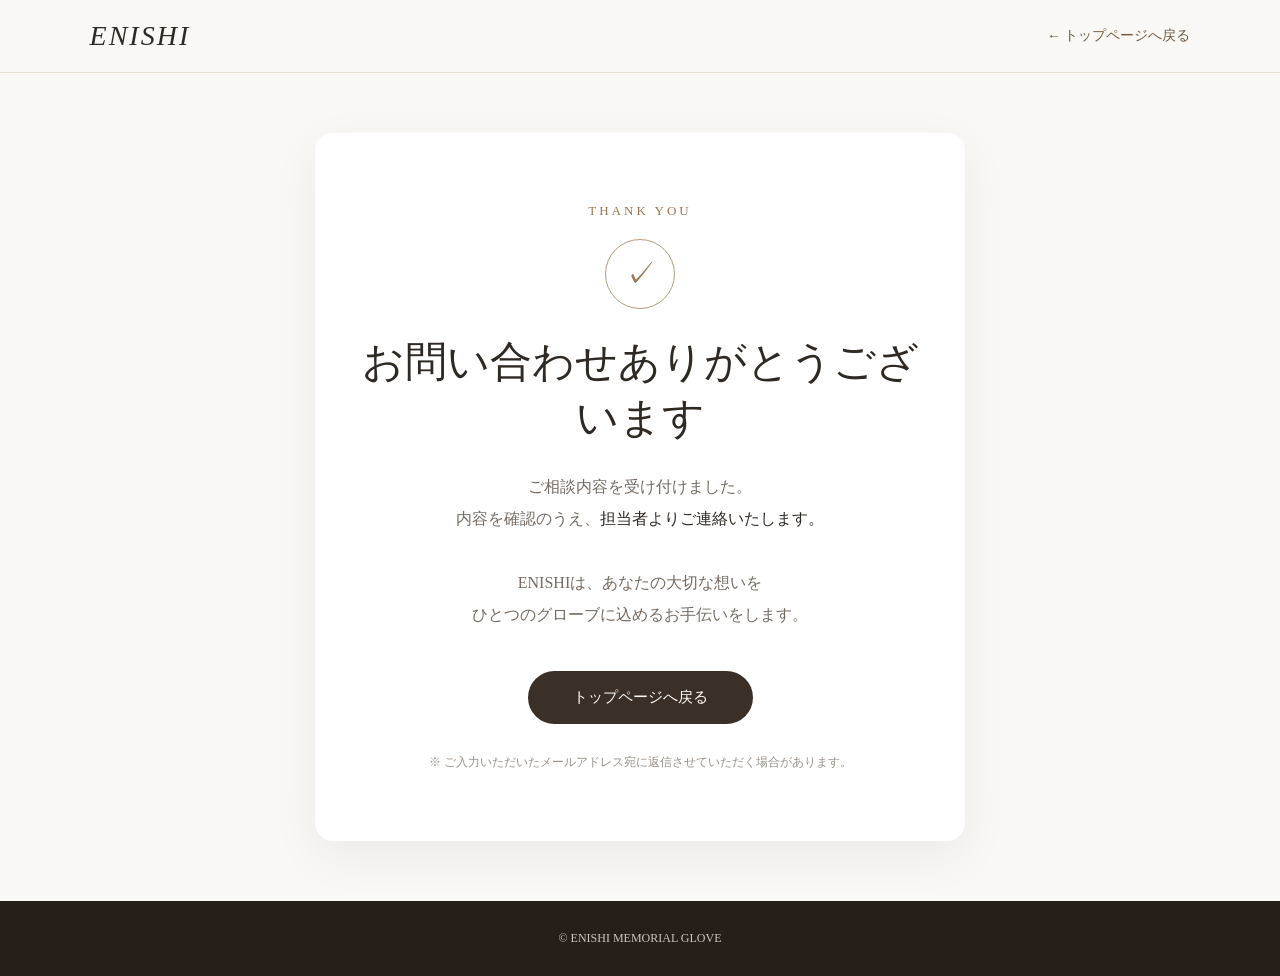
<file: thanks.html>
<!DOCTYPE html>
<html lang="ja">
<head>
  <meta charset="UTF-8">
  <meta name="viewport" content="width=device-width, initial-scale=1.0">

  <title>お問い合わせありがとうございます｜ENISHI</title>

  <style>
    * {
      margin: 0;
      padding: 0;
      box-sizing: border-box;
    }

    body {
      font-family: "Hiragino Mincho ProN", "Yu Mincho", serif;
      color: #2f2924;
      background: #faf8f4;
      min-height: 100vh;
      display: flex;
      flex-direction: column;
    }

    a {
      text-decoration: none;
      color: inherit;
    }

    header {
      padding: 20px 7%;
      display: flex;
      justify-content: space-between;
      align-items: center;
      border-bottom: 1px solid #e8dfd4;
    }

    .logo {
      font-size: 28px;
      font-style: italic;
      letter-spacing: 2px;
    }

    .back-btn {
      font-size: 14px;
      color: #6f5a43;
    }

    main {
      flex: 1;
      display: flex;
      align-items: center;
      justify-content: center;
      padding: 60px 20px;
    }

    .thanks-box {
      max-width: 650px;
      width: 100%;
      text-align: center;
      background: #ffffff;
      padding: 70px 40px;
      border-radius: 18px;
      box-shadow: 0 15px 50px rgba(0, 0, 0, 0.06);
    }

    .eyebrow {
      color: #9a7652;
      font-size: 13px;
      letter-spacing: 3px;
      margin-bottom: 20px;
    }

    .check {
      width: 70px;
      height: 70px;
      margin: 0 auto 25px;
      border: 1px solid #b99a78;
      border-radius: 50%;
      display: flex;
      align-items: center;
      justify-content: center;
      font-size: 32px;
      color: #9a7652;
    }

    h1 {
      font-size: clamp(28px, 5vw, 42px);
      font-weight: 400;
      margin-bottom: 25px;
    }

    .message {
      color: #766b61;
      font-size: 16px;
      line-height: 2;
      margin-bottom: 40px;
    }

    .message strong {
      color: #2f2924;
      font-weight: 500;
    }

    .home-btn {
      display: inline-block;
      background: #3b3027;
      color: white;
      padding: 17px 45px;
      border-radius: 40px;
      font-size: 15px;
      transition: 0.3s;
    }

    .home-btn:hover {
      opacity: 0.85;
      transform: translateY(-2px);
    }

    .note {
      margin-top: 30px;
      font-size: 12px;
      color: #9a9188;
    }

    footer {
      text-align: center;
      padding: 30px;
      background: #251e19;
      color: #cfc6bd;
      font-size: 12px;
    }

    @media (max-width: 600px) {
      header {
        padding: 16px 20px;
      }

      .logo {
        font-size: 23px;
      }

      main {
        padding: 40px 15px;
      }

      .thanks-box {
        padding: 50px 25px;
      }

      .message {
        font-size: 14px;
      }
    }
  </style>
</head>

<body>

  <header>
    <a href="/glove-lp/" class="logo">ENISHI</a>
    <a href="/glove-lp/" class="back-btn">← トップページへ戻る</a>
  </header>

  <main>
    <div class="thanks-box">

      <div class="eyebrow">THANK YOU</div>

      <div class="check">✓</div>

      <h1>お問い合わせありがとうございます</h1>

      <p class="message">
        ご相談内容を受け付けました。<br>
        内容を確認のうえ、<strong>担当者よりご連絡いたします。</strong><br><br>
        ENISHIは、あなたの大切な想いを<br>
        ひとつのグローブに込めるお手伝いをします。
      </p>

      <a href="/glove-lp/" class="home-btn">
        トップページへ戻る
      </a>

      <p class="note">
        ※ ご入力いただいたメールアドレス宛に返信させていただく場合があります。
      </p>

    </div>
  </main>

  <footer>
    © ENISHI MEMORIAL GLOVE
  </footer>

</body>
</html>
</file>
